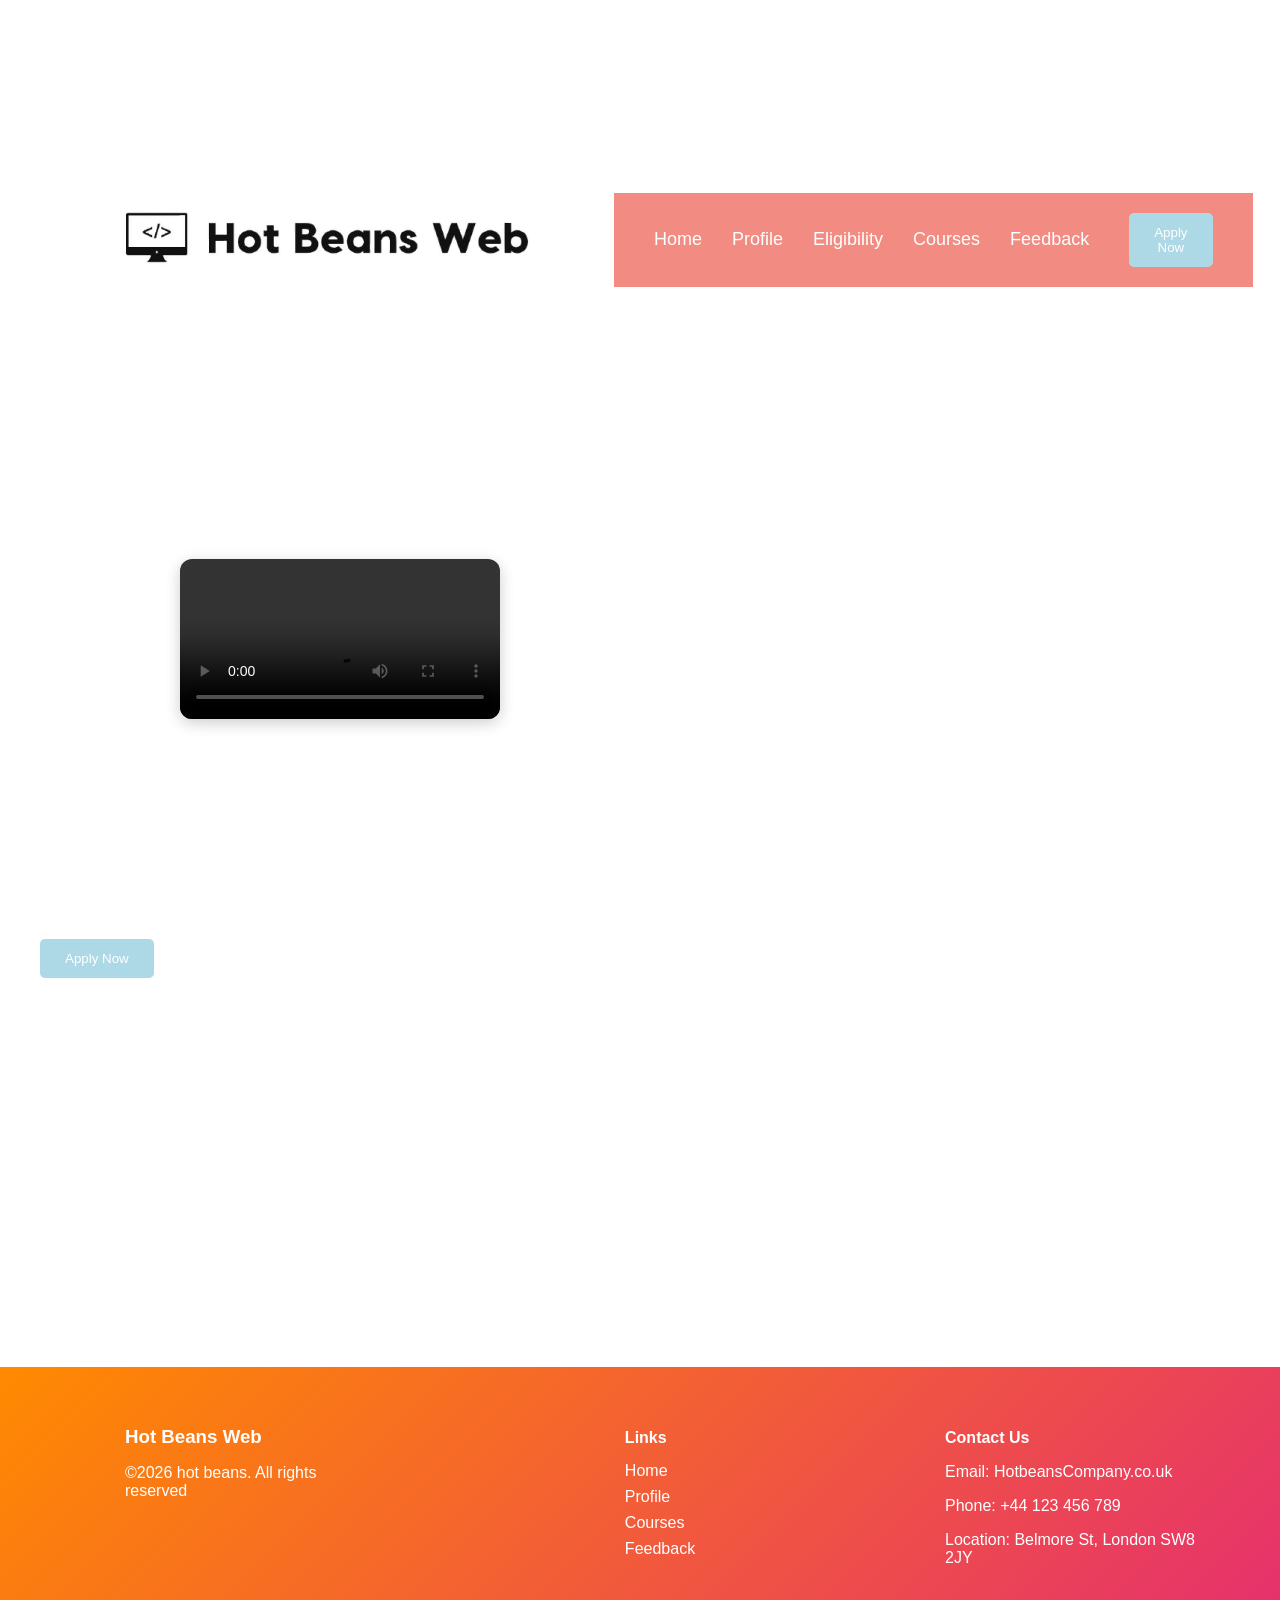
<file: index.html>
<!doctype html>
<html lang="en">
<head>
    <meta charset="UTF-8">
    <meta name="viewport" content="width=device-width, initial-scale=1.0">
    <link rel="stylesheet" href="css/style.css">
    <title>Hot Beans - Home Page</title>

</head>

<body>
<header>
    <a href="index.html"> <img class="logo" src="Company logo\logo-removebg-preview.png" alt="company Logo"> </a>
<!--Navigation Bar-->
    <nav class="navbar fade-in">
 <ul class="nav-links">
    <li><a href="index.html">Home</a></li>
    <li><a href="profile.html">Profile</a></li>
    <li><a href="eligibility.html">Eligibility</a></li>
    <li><a href="courses.html">Courses</a></li>
    <li><a href="feedback.html">Feedback</a></li>

 </ul>
 <button class="btn-primary" id="applyBtn">Apply Now</button>
    </nav>
</header>
<!--Introduction section-->
<section class="hero">
    <div class="hero-text slide-up">
<div class="hero-video">
    <video controls>
        <source src="images and pictures and video\videoplayback.mp4" type="video/mp4">
        <video autoplay muted loop></video>
    </video>
</div>

        <h1>Help Change the future with us</h1>
        <p>Hot beans is the fastest growing web development company in the UK</p>
    
        <div class="hero-buttons">
           <button class="btn-primary" id="applyBtn">Apply Now</button>
            <script src="js/script.js"></script>
        </div>
    
        <div class="about fade-in">
            <h2>About the Company</h2>
            <p>
                Our company has been rapidly growing for the past few years.
                we build modern, high quality websites for companys which require our aid.
                As our company expands our main mission stays the same, create an intuitive and reliable website for customers
            </p>
        </div>
    
    </div>

    <div class="hero-cards">
        <div class="card pop-in">
            <h3>Technologies We Use</h3>
            <p>HTML, JavaScript, Python</p>
        </div>

        <div class="card pop-in delay">
            <h3>Why join the team?</h3>
            <ul>
                <li>We provide an amazing starting salary of about £40,000</li>
                <li>We have an amazing team and community always aiding eachother</li>
                <li>We have amazing working hours allowing you to work and also have your own time</li>
                <li>We fund training</li>
            </ul>
        </div>
    </div>
</section>

<!--Footer-->
<footer class="footer">
  <div class="footer-content">
      <div class="footer-section">
      <h3>Hot Beans Web</h3>
      <p>©2026 hot beans. All rights reserved</p>
  </div>

  <div class="footer-section">
    <h4>Links</h4>
    <a href="index.html">Home</a>
    <a href="profile.html">Profile</a>
    <a href="courses.html">Courses</a>
    <a href="feedback.html">Feedback</a>
  </div>


  <div class="footer-section">
      <h4>Contact Us</h4>
      <p>Email: HotbeansCompany.co.uk</p>
      <p>Phone: +44 123 456 789</p>
      <p>Location: Belmore St, London SW8 2JY</p>
  </div>
  </div>
</footer>

<script src="js/script.js"></script>
</body>
</html>
</file>
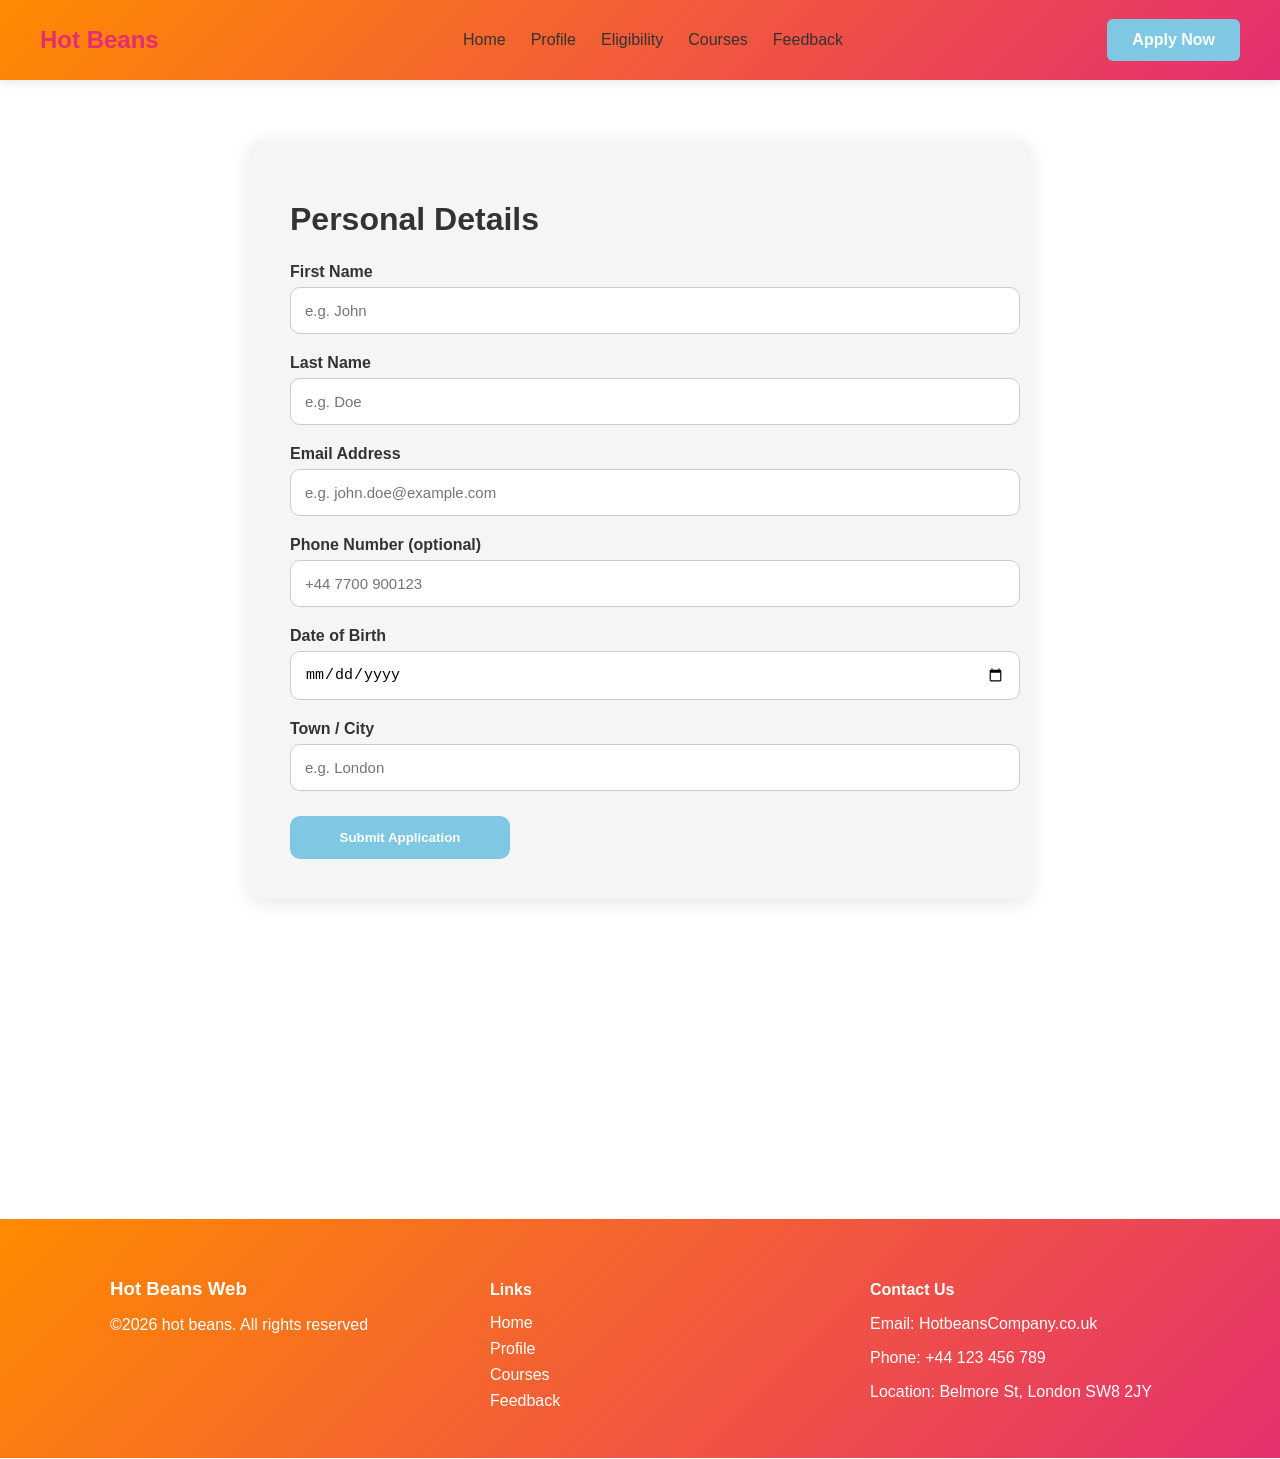
<file: application.html>
<!DOCTYPE html>
<html lang="en">
<head>
    <meta charset="UTF-8">
    <meta-name="viewport" content="width=device-width, initial-scale=1.0">
    <title>Application Form</title>
    <link rel="stylesheet" href="css/application.css">
</head>
<body>    
<!--navbar-->
<nav class="navbar">
    <div class="logo">Hot Beans</div>

    <ul class="nav-links">
        <li><a href="index.html">Home</a></li>
        <li><a href="profile.html">Profile</a></li>
        <li><a href="eligibility.html">Eligibility</a></li>
        <li><a href="courses.html">Courses</a></li>
        <li><a href="feedback.html">Feedback</a></li>
    </ul>

    <button class="apply-btn" id="applyBtn">Apply Now</button>
</nav>

<!--Application Form-->
<div class="form-container">
    <h1>Personal Details</h1>

    <form id="applicationForm" action="https://formsubmit.co/20059999@student.lambeth.ac.uk" method="POST">
        

        <label>First Name</label>
            <input type="text" id="firstName" placeholder="e.g. John" required>

        <label>Last Name</label>
            <input type="text" id="lastName" placeholder="e.g. Doe" required>

        <label>Email Address</label>
           <input type="email" id="email" placeholder="e.g. john.doe@example.com" required>

        <label>Phone Number (optional)</label>
            <input type="text" id="phone" placeholder="+44 7700 900123">

        <label>Date of Birth</label>
            <input type="date" id="dob" required>

        <label>Town / City</label>
            <input type="text" id="city" placeholder="e.g. London" required>

       

        <button type="submit" class="btn-primary">Submit Application</button>
    </form>

    <p id="successMessage" class="hidden">Your application has been submitted!</p>
</div>
<!--Footer-->
<footer class="footer">
    <div class="footer-content">
        <div class="footer-section">
        <h3>Hot Beans Web</h3>
        <p>©2026 hot beans. All rights reserved</p>
    </div>

    <div class="footer-section">
    <h4>Links</h4>
    <a href="index.html">Home</a>
    <a href="profile.html">Profile</a>
    <a href="courses.html">Courses</a>
    <a href="feedback.html">Feedback</a>
  </div>


    <div class="footer-section">
        <h4>Contact Us</h4>
        <p>Email: HotbeansCompany.co.uk</p>
        <p>Phone: +44 123 456 789</p>
        <p>Location: Belmore St, London SW8 2JY</p>
    </div>
    </div>
</footer>

<script src="js/script.js"></script>
</body>
</html>
</file>
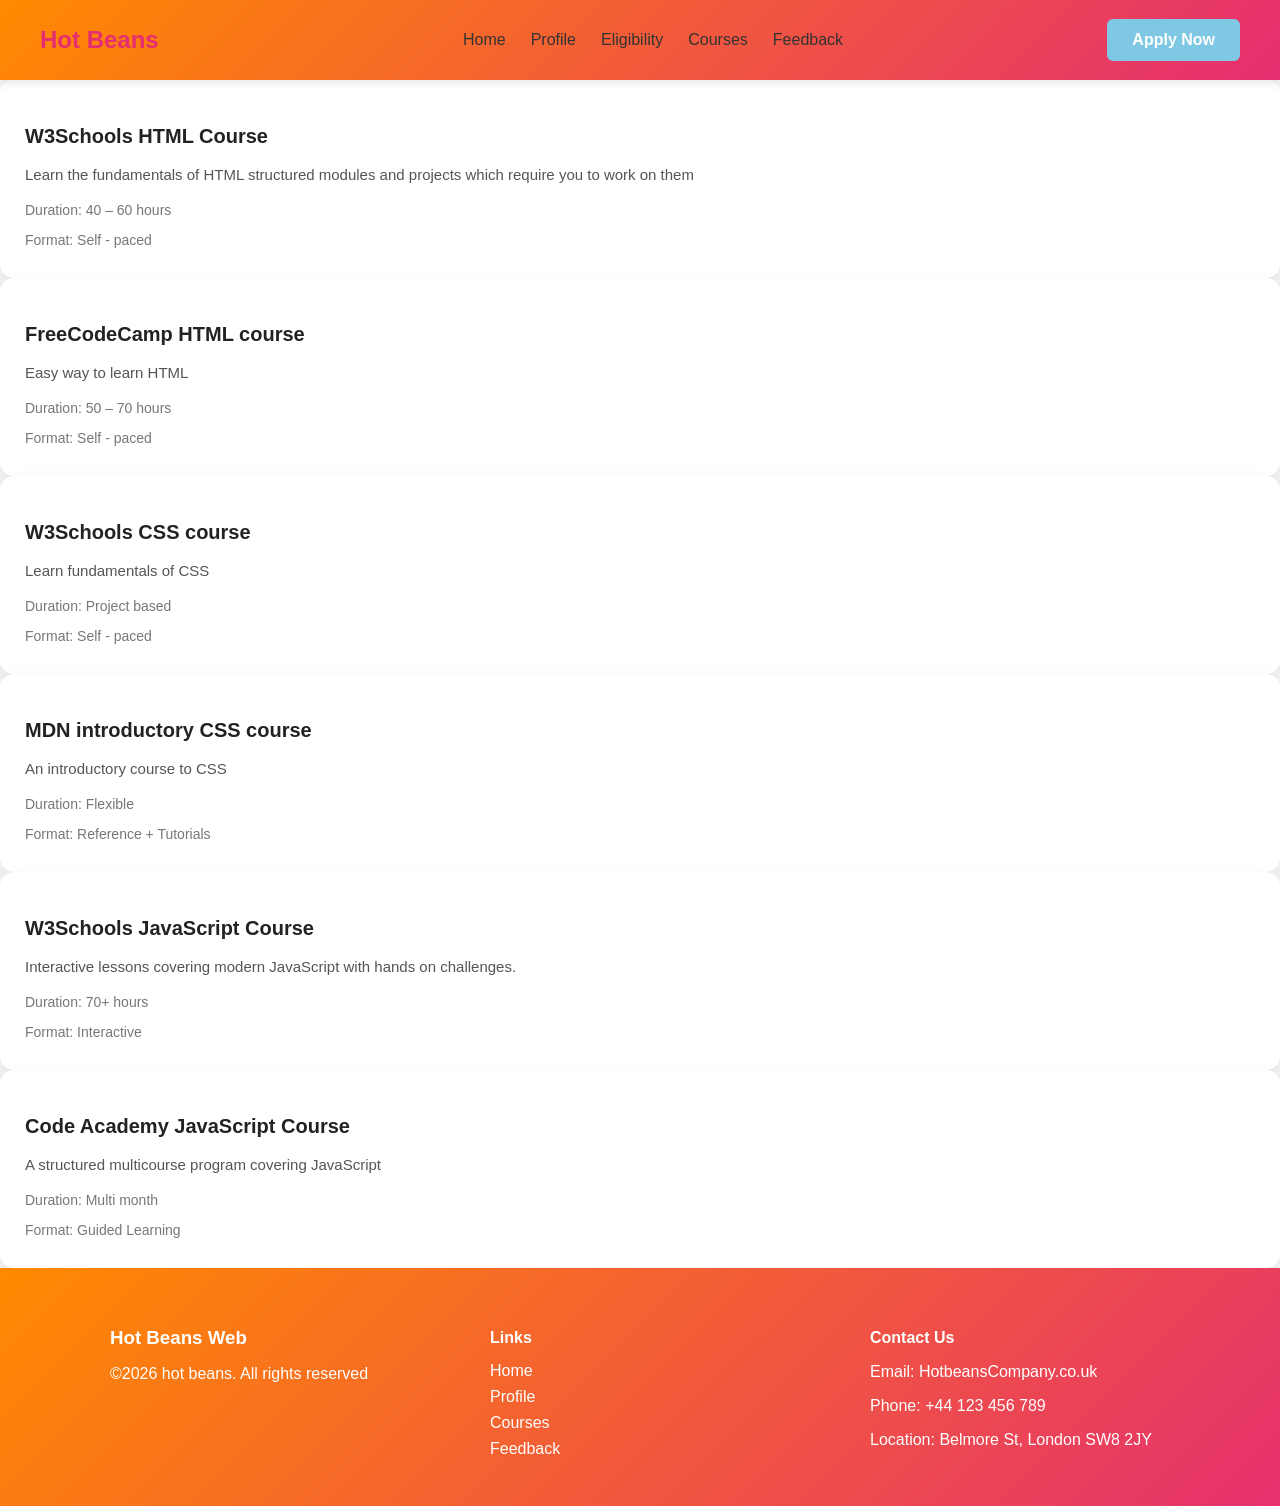
<file: courses.html>
<!DOCTYPE html>
<html lang="en">
<head>
  <meta charset="UTF-8">
  <meta name="viewport" content="width=device-width, initial-scale=1.0">
  <title>Courses</title>
  <link rel="stylesheet" href="css/courses.css">
</head>
<body>

    <!-- NAVBAR -->
<nav class="navbar">
    <div class="logo">Hot Beans</div>
  
    <ul class="nav-links">
        <li><a href="index.html">Home</a></li>
        <li><a href="profile.html">Profile</a></li>
        <li><a href="eligibility.html">Eligibility</a></li>
        <li><a href="courses.html">Courses</a></li>
        <li><a href="feedback.html">Feedback</a></li>
    </ul>
  
   <button class="apply-btn" id="applyBtn">Apply Now</button>
            <script src="js/script.js"></script>
  </nav>

  <!-- HERO SECTION -->
<a href="https://www.w3schools.com/html/default.asp" target="blank" class="course-link">
  <div class="course-card">
    <h3>W3Schools HTML Course</h3>
    <p class="course-desc">
        Learn the fundamentals of HTML structured modules and projects which require you to work on them
    </p>
    <p class="course-meta">Duration: 40 – 60 hours</p>
    <p class="course-meta">Format: Self ‑ paced</p>
</div>
</a>

<a href="https://www.freecodecamp.org/learn/responsive-web-design" target="blank" class="course-link">
<div class="course-card">
    <h3>FreeCodeCamp HTML course</h3>
    <p class="course-desc">
        Easy way to learn HTML
    </p>
    <p class="course-meta">Duration: 50 – 70 hours</p>
    <p class="course-meta">Format: Self ‑ paced</p>
</div>
</a>

<a href="https://www.w3schools.com/css/default.asp" target="blank" class="course-link">
<div class="course-card">
    <h3>W3Schools CSS course</h3>
    <p class="course-desc">
        Learn fundamentals of CSS
    </p>
    <p class="course-meta">Duration: Project based</p>
    <p class="course-meta">Format: Self ‑ paced</p>
</div>
</a>

<a href="https://developer.mozilla.org/en-US/docs/Learn_web_development/Core/Styling_basics" target="blank" class="course-link">
<div class="course-card">
    <h3>MDN introductory CSS course</h3>
    <p class="course-desc">
        An introductory course to CSS
    </p>
    <p class="course-meta">Duration: Flexible</p>
    <p class="course-meta">Format: Reference + Tutorials</p>
</div>
</a>

<a href="https://www.w3schools.com/js/default.asp" target="blank" class="course-link">
<div class="course-card">
    <h3>W3Schools JavaScript Course</h3>
    <p class="course-desc">
        Interactive lessons covering modern JavaScript with hands on challenges.
    </p>
    <p class="course-meta">Duration: 70+ hours</p>
    <p class="course-meta">Format: Interactive</p>
</div>
</a>

<a href="https://www.codecademy.com/learn/introduction-to-javascript" target="blank" class="course-link">
<div class="course-card">
    <h3>Code Academy JavaScript Course</h3>
    <p class="course-desc">
        A structured multicourse program covering JavaScript
    </p>
    <p class="course-meta">Duration: Multi month</p>
    <p class="course-meta">Format: Guided Learning</p>
</div>
</a>

<footer class="footer">
  <div class="footer-content">
      <div class="footer-section">
      <h3>Hot Beans Web</h3>
      <p>©2026 hot beans. All rights reserved</p>
  </div>

  <div class="footer-section">
    <h4>Links</h4>
    <a href="index.html">Home</a>
    <a href="profile.html">Profile</a>
    <a href="courses.html">Courses</a>
    <a href="feedback.html">Feedback</a>
  </div>


  <div class="footer-section">
      <h4>Contact Us</h4>
      <p>Email: HotbeansCompany.co.uk</p>
      <p>Phone: +44 123 456 789</p>
      <p>Location: Belmore St, London SW8 2JY</p>
  </div>
  </div>
</footer>
</file>
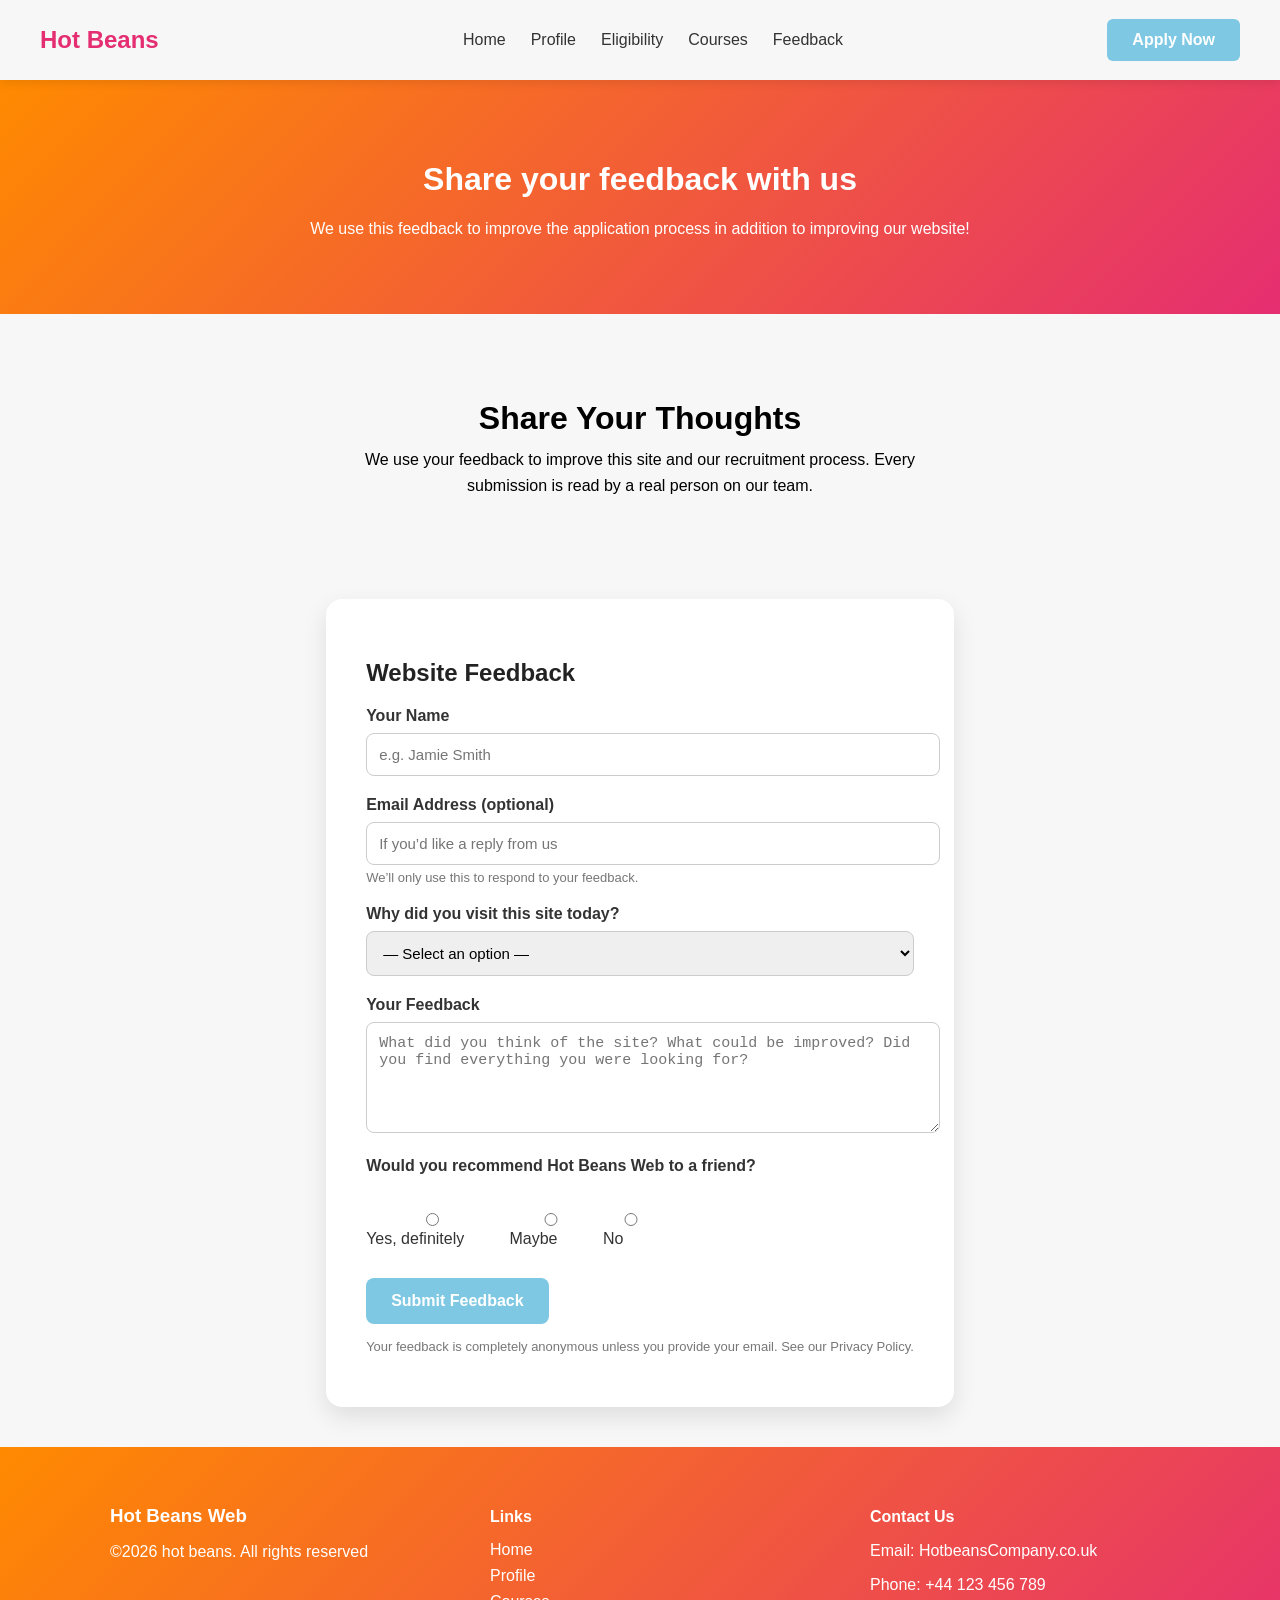
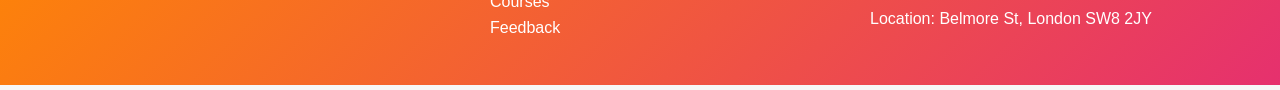
<file: feedback.html>
<!DOCTYPE html>
<html lang="en">
<head>
  <meta charset="UTF-8">
  <meta name="viewport" content="width=device-width, initial-scale=1.0">
  <title>Feedback</title>
  <link rel="stylesheet" href="css/feedback.css">
</head>
<body>

    <!-- NAVBAR -->
<nav class="navbar">
    <div class="logo">Hot Beans</div>
  
    <ul class="nav-links">
        <li><a href="index.html">Home</a></li>
        <li><a href="profile.html">Profile</a></li>
        <li><a href="eligibility.html">Eligibility</a></li>
        <li><a href="courses.html">Courses</a></li>
        <li><a href="feedback.html">Feedback</a></li>
    </ul>
  
    <button class="apply-btn" id="applyBtn">Apply Now</button>
            <script src="js/script.js"></script>
  </nav>

<header class="hero">
    <h1>Share your feedback with us</h1>
    <p>We use this feedback to improve the application process in addition to improving our website!</p>
  </header>

  <section class="feedback-hero">
    <h1>Share Your Thoughts</h1>
    <p>We use your feedback to improve this site and our recruitment process. Every submission is read by a real person on our team.</p>
</section>

<section class="feedback-container">
    <h2>Website Feedback</h2>

    <form class="feedback-form">

        <label for="name">Your Name</label>
        <input type="text" id="name" placeholder="e.g. Jamie Smith">

        <label for="email">Email Address (optional)</label>
        <input type="email" id="email" placeholder="If you’d like a reply from us">
        <p class="note">We’ll only use this to respond to your feedback.</p>

        <label for="reason">Why did you visit this site today?</label>
        <select id="reason">
            <option>— Select an option —</option>
            <option>To learn about the company</option>
            <option>To check eligibility</option>
            <option>To view courses</option>
            <option>To apply for a role</option>
            <option>Just browsing</option>
        </select>

        <label for="feedback">Your Feedback</label>
        <textarea id="feedback" rows="5" placeholder="What did you think of the site? What could be improved? Did you find everything you were looking for?"></textarea>

        <label>Would you recommend Hot Beans Web to a friend?</label>
        <div class="radio-group">
            <label><input type="radio" name="recommend"> Yes, definitely</label>
            <label><input type="radio" name="recommend"> Maybe</label>
            <label><input type="radio" name="recommend"> No</label>
        </div>

        <button type="submit" class="submit-btn">Submit Feedback</button>

        <p class="privacy-note">Your feedback is completely anonymous unless you provide your email. See our Privacy Policy.</p>

    </form>
</section>

<!--Footer-->
<footer class="footer">
  <div class="footer-content">
      <div class="footer-section">
      <h3>Hot Beans Web</h3>
      <p>©2026 hot beans. All rights reserved</p>
  </div>

  <div class="footer-section">
    <h4>Links</h4>
    <a href="index.html">Home</a>
    <a href="profile.html">Profile</a>
    <a href="courses.html">Courses</a>
    <a href="feedback.html">Feedback</a>
  </div>


  <div class="footer-section">
      <h4>Contact Us</h4>
      <p>Email: HotbeansCompany.co.uk</p>
      <p>Phone: +44 123 456 789</p>
      <p>Location: Belmore St, London SW8 2JY</p>
  </div>
  </div>
</footer>
</file>
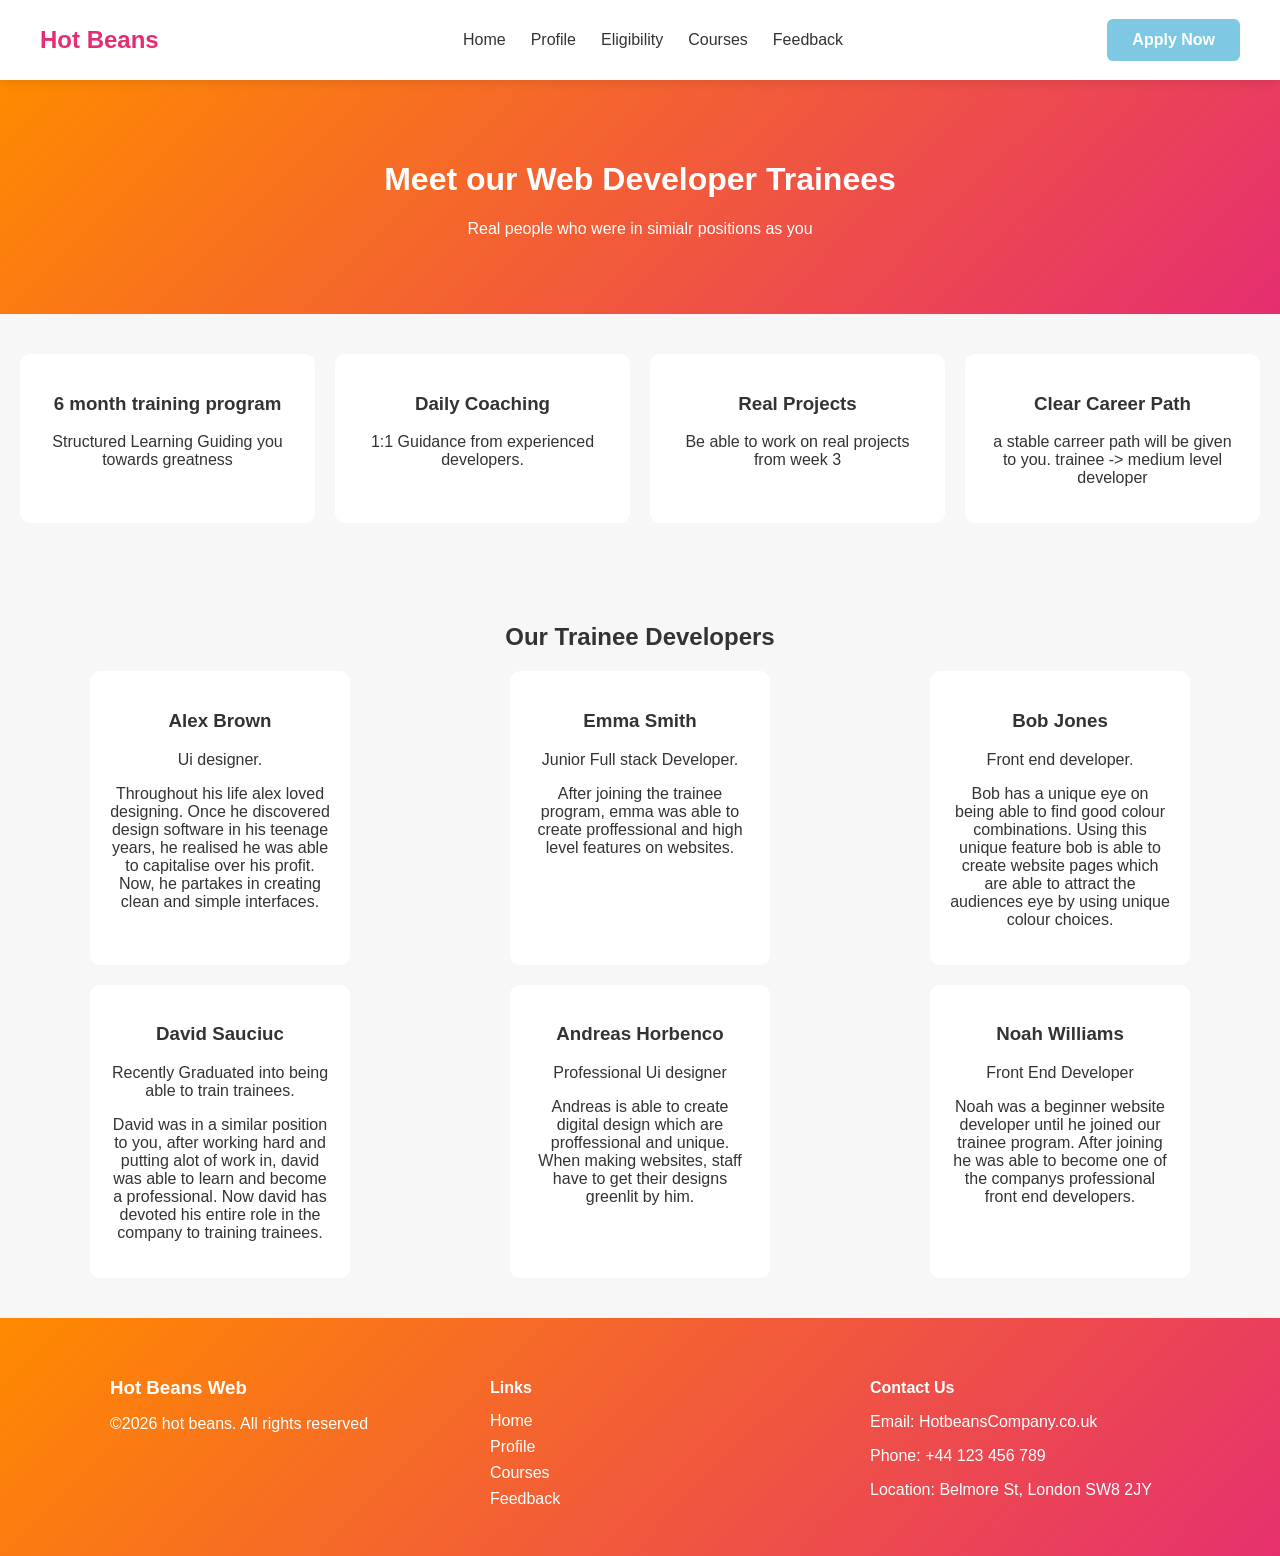
<file: profile.html>
<!DOCTYPE html>
<html lang="en">
<head>
  <meta charset="UTF-8">
  <meta name="viewport" content="width=device-width, initial-scale=1.0">
  <title>Trainee Developers</title>
  <link rel="stylesheet" href="css\profile.css">
</head>
<body>

    <!-- NAVBAR -->
<nav class="navbar">
    <div class="logo">Hot Beans</div>
  
    <ul class="nav-links">
        <li><a href="index.html">Home</a></li>
        <li><a href="profile.html">Profile</a></li>
        <li><a href="eligibility.html">Eligibility</a></li>
        <li><a href="courses.html">Courses</a></li>
        <li><a href="feedback.html">Feedback</a></li>
    </ul>
  
    <button class="apply-btn" id="applyBtn">Apply Now</button>
            <script src="js/script.js"></script>
  </nav>
  
  <!-- HERO SECTION -->
  <header class="hero">
    <h1>Meet our Web Developer Trainees</h1>
    <p>Real people who were in simialr positions as you</p>
  </header>

  <!-- FEATURES -->
  <section class="features">
    <div class="feature">
      <h3>6 month training program</h3>
      <p>Structured Learning Guiding you towards greatness</p>
    </div>
    <div class="feature">
      <h3>Daily Coaching</h3>
      <p> 1:1 Guidance from experienced developers.</p>
    </div>
    <div class="feature">
      <h3>Real Projects</h3>
      <p>Be able to work on real projects from week 3</p>
    </div>
    <div class="feature">
      <h3>Clear Career Path</h3>
      <p>a stable carreer path will be given to you. trainee -> medium level developer</p>
    </div>
  </section>

  <!-- TRAINEE CARDS -->
<section class="trainees">
    <h2>Our Trainee Developers</h2>

    <div class="card-container">

        <div class="card">
            <h3>Alex Brown</h3>
            <p>Ui designer.</p>
            <p>Throughout his life alex loved designing. Once he discovered design software in his teenage years, he realised he was able to capitalise over his profit. Now, he partakes in creating clean and simple interfaces.</p>
        </div>

        <div class="card">
            <h3>Emma Smith</h3>
            <p>Junior Full stack Developer.</p>
            <p>After joining the trainee program, emma was able to create proffessional and high level features on websites.</p>
        </div>

        <div class="card">
            <h3>Bob Jones</h3>
            <p>Front end developer.</p>
            <p>Bob has a unique eye on being able to find good colour combinations. Using this unique feature bob is able to create website pages which are able to attract the audiences eye by using unique colour choices.</p>
        </div>

        <div class="card">
            <h3>David Sauciuc</h3>
            <p>Recently Graduated into being able to train trainees.</p>
            <p>David was in a similar position to you, after working hard and putting alot of work in, david was able to learn and become a professional. Now david has devoted his entire role in the company to training trainees.</p>
        </div>

        <div class="card">
            <h3>Andreas Horbenco</h3>
            <p>Professional Ui designer</p>
            <p>Andreas is able to create digital design which are proffessional and unique. When making websites, staff have to get their designs greenlit by him.</p>
        </div>

        <div class="card">
            <h3>Noah Williams</h3>
            <p>Front End Developer</p>
            <p>Noah was a beginner website developer until he joined our trainee program. After joining he was able to become one of the companys professional front end developers.</p>
        </div>

    </div>
</section>

<!--Footer-->
<footer class="footer">
  <div class="footer-content">
      <div class="footer-section">
      <h3>Hot Beans Web</h3>
      <p>©2026 hot beans. All rights reserved</p>
  </div>

  <div class="footer-section">
    <h4>Links</h4>
    <a href="index.html">Home</a>
    <a href="profile.html">Profile</a>
    <a href="courses.html">Courses</a>
    <a href="feedback.html">Feedback</a>
  </div>


  <div class="footer-section">
      <h4>Contact Us</h4>
      <p>Email: HotbeansCompany.co.uk</p>
      <p>Phone: +44 123 456 789</p>
      <p>Location: Belmore St, London SW8 2JY</p>
  </div>
  </div>
</footer>
</file>
<file: css/style.css>
body{
    margin: 0;
    font-family: Arial, sans-serif;
    background: linear-gradient(#F28C82);
    color: white;
    overflow-x: hidden;
}

/*Animations*/
@keyframes fadeIn{
    from { opacity: 0; }
    to { opacity: 1; }
}

@keyframes slideUp{
    from{opacity: 0; transform: translateY(40px);}
    to{opacity: 1; transform: translateY(0);}
}

@keyframes popIn{
    from {opacity: 0; transform: scale(0.8);}
    to {opacity: 1; transform: scale(1);}
}

.fade-in { animation: fadeIn 1.2s ease-out; }
.slide-up { animation: slideUp 1.2s ease-out; }
.pop-in { animation: popIn 0.8s ease-out; }
.delay { animation-delay: 0.3s; }

/*introduction area*/
.navbar{
    display: flex;
    justify-content: flex-start;
    align-items: center;
    padding: 20px 40px;
    gap: 40px;
    background: #F28C82;
    backdrop-filter: blur(6px);
}

.logo{
    font-size: 28px;
    font-weight: bold;
    color: white;
    transition: 0.3s;
}

.logo:hover{
    transform: scale(1.1);
}

header{
    display: flex;
    justify-content: space-between;
    align-items: center;
    padding: 20px 40px;
}

.nav-links{
    list-style: none;
    display: flex;
    gap: 30px;
    margin: 0;
    padding: 0;
    color: black;
    text-decoration: none;
    font-size: 16px;
    transition: 0.3s;
}

.nav-links a{
    color: white;
    text-decoration: none;
    font-size: 18px;
    font-weight: 500;
    transition: 0.3s;
}


.nav-links a:hover{
    color: grey;
    transform: translateY(-3px);
}


.apply-btn{
    background: lightblue;
    border: none;
    padding: 10px 20px;
    color: white;
    font-weight: bold;
    border-radius: 5px;
    cursor: pointer;
    transition: 0.3s;
}

.apply-btn:hover{
    background: aliceblue;
    transform: scale(1.05);
}


.hero-video {
    display: flex;
    justify-content: center;
    align-items: center;
}

.hero-video video {
    width: 320px;        /* adjust size here */
    border-radius: 12px;
    box-shadow: 0 4px 15px rgba(0,0,0,0.2);
}


/*Hero section*/

.hero {
    display: flex;
    justify-content: space-between;
    align-items: center;   /* keeps everything aligned nicely */
    padding: 80px 40px;
    gap: 40px;             /* adds spacing between sections */
}



.hero-text{
    max-width: 50%;
    display: flex;
    flex-direction: column;
}

.hero-text h1{
    font-size: 48px;
    margin-bottom: 20px;
}

.about{
    margin-top: 40px;
    max-width: 500px;
}

.about h2{
    font-size: 28px;
    margin-bottom: 15px;
}

.about p{
    font-size: 16px;
    line-height: 1.6;
    color: white;
}

/*buttons*/
.hero-buttons{
    margin-bottom: 20px;
}

.btn-primary,
.btn-secondary{
    padding: 12px 25px;
    border-radius: 5px;
    cursor: pointer;
    transition: 0.3s;
}

.btn-primary{
    background: lightblue;
    border: none;
    color: white;
}

.btn-primary:hover{
    background: aliceblue;
    transform: translateY(-4px);
}

.btn-secondary{
    background: transparent;
    border: 2px solid white;
    color: white;
}

.btn-secondary:hover{
    background: white;
    color: #0a1a3a;
    transform: translateY(-4px);
}

/*cards*/
.hero-cards{
    display: flex;
    flex-direction: column;
    gap: 20px;
}

.card{
    background: rgba(255, 255, 255, 0.1);
    padding: 25px;
    border-radius: 10px;
    width: 280px;
    transition: 0.3s;
}

.card:hover{
    transform: translateY(-6px) scale(1.03);
    background: rgba(255, 255, 255, 0.15);
}

.footer{
    background: linear-gradient(135deg, #ff8a00, #e52e71);
    color: white;
    padding: 40px 20px;
    margin-top: 60px;
    width: 100%;
}

/*layout*/
.footer-content{
    display: flex;
    justify-content: space-around;
    flex-wrap: wrap;
    gap: 40px;
}


/*all columns seperated*/
.footer-section{
    max-width: 250px;
}

.footer-section h4,
.footer-section h3{
    margin-bottom: 15px;
}

/*links*/
.footer-section a{
    display: block;
    color: white;
    text-decoration: none;
    margin-bottom: 8px;
    transition: 0.3s;
}

.footer-section a:hover{
    color: darkgrey;
}
</file>
<file: css/application.css>
body {
    background: white;
    color: white;
    font-family: Arial, sans-serif;
    display: flex;
    flex-direction: column;
    min-height: 100vh
}

/* NAVBAR */
.navbar {
  display: flex;
  justify-content: space-between;
  align-items: center;
  padding: 15px 40px;
  background: linear-gradient(135deg, #ff8a00, #e52e71);
  box-shadow: 0 2px 10px rgba(0,0,0,0.1);
  position: sticky;
  top: 0;
  z-index: 1000;
}

.logo {
  font-size: 1.5rem;
  font-weight: bold;
  color: #e52e71;
}

.nav-links {
  list-style: none;
  display: flex;
  gap: 25px;
}

.nav-links a {
  text-decoration: none;
  color: #333;
  font-weight: 500;
}

.nav-links a:hover {
  color: #e52e71;
}

/* Apply Now button */
.apply-btn {
    background: #7ec8e3; 
    border: none;
    padding: 12px 25px;
    color: white;
    font-weight: bold;
    border-radius: 6px;
    cursor: pointer;
    transition: 0.3s;
    font-size: 16px;
}

.apply-btn:hover {
    background: #a3d9f2; 
    transform: scale(1.05);
}

/* Form container (main card) */
.form-container {
    max-width: 700px;
    margin: 60px auto;
    background: #f5f5f5;   /* light grey like feedback form */
    padding: 40px;
    border-radius: 15px;
    box-shadow: 0 4px 20px rgba(0,0,0,0.1);
    color: #333;
}

/* Title */
.form-container h1 {
    font-size: 32px;
    margin-bottom: 25px;
}

/* Labels */
label {
    display: block;
    margin-top: 20px;
    margin-bottom: 6px;
    font-weight: bold;
    color: #333;
}

/* Inputs (important change) */
input {
    width: 100%;
    padding: 14px;
    border-radius: 10px;
    border: 1px solid #ccc;  /* adds clean border */
    background: #fff;
    font-size: 15px;
}

/* Focus effect */
input:focus {
    outline: none;
    border-color: #7ec8e3;
}

/* Button */
.btn-primary {
    margin-top: 25px;
    padding: 14px;
    width: 220px;
    background: #7ec8e3;
    color: white;
    border: none;
    border-radius: 10px;
    font-weight: bold;
    cursor: pointer;
}

.btn-primary:hover {
    background: #5fb4d1;
}


.hidden {
    display: none;
}

#successMessage {
    margin-top: 20px;
    color: lightgreen;
    font-weight: bold;
}


html, body{
    height: 100%;
    margin: 0;
}

body{
    display: flex;
    flex-direction: column;
    min-height: 100vh;
}

.form-container{
    flex: 1;
}


/*Footer*/
.footer {
    background: linear-gradient(135deg, #ff8a00, #e52e71); 
    padding: 40px 20px;
    width: 100%;
    color: white;
    margin-top: 320px;
}


html, body{
    height: 100%;
    margin: 0;
}


.footer-content {
    display: flex;
    justify-content: space-between;
    align-items: flex-start;
    max-width: 1100px;
    margin: 0 auto;
    gap: 40px;
}


.footer-section {
    flex: 1;
    min-width: 200px;
}


.footer-section h3,
.footer-section h4 {
    margin-bottom: 15px;
    font-weight: bold;
}


.footer-section a {
    display: block;
    color: white;
    text-decoration: none;
    margin-bottom: 8px;
    transition: 0.2s;
}

.footer-section a:hover {
    color: darkgray;
}


.footer-section p {
    margin-bottom: 8px;
}
</file>
<file: css/courses.css>
body {
    margin: 0;
    font-family: Arial, sans-serif;
    background: #f7f7f7;
    color: #333;
  }
 
  /* NAVBAR */
.navbar {
  display: flex;
  justify-content: space-between;
  align-items: center;
  padding: 15px 40px;
  background: linear-gradient(135deg, #ff8a00, #e52e71);
  box-shadow: 0 2px 10px rgba(0,0,0,0.1);
  position: sticky;
  top: 0;
  z-index: 1000;
}

.logo {
  font-size: 1.5rem;
  font-weight: bold;
  color: #e52e71;
}

.nav-links {
  list-style: none;
  display: flex;
  gap: 25px;
}

.nav-links a {
  text-decoration: none;
  color: #333;
  font-weight: 500;
}

.nav-links a:hover {
  color: #e52e71;
}

.apply-btn {
    background: #7ec8e3; 
    border: none;
    padding: 12px 25px;
    color: white;
    font-weight: bold;
    border-radius: 6px;
    cursor: pointer;
    transition: 0.3s;
    font-size: 16px;
}

.apply-btn:hover {
    background: #a3d9f2; 
    transform: scale(1.05);
}

 /* HERO */
 .hero {
    text-align: center;
    padding: 60px 20px;
    background: linear-gradient(135deg, #ff8a00, #e52e71);
    color: white;
  }
  
.info-section {
    background-color: #f5f5f5;
    padding: 80px 20px; 
    display: flex;
    justify-content: center; 
  }

/* COURSES SECTION */
.courses-section {
    max-width: 1100px;
    margin: 60px auto;
    padding: 20px;
    display: grid;
    grid-template-columns: repeat(auto-fit, minmax(320px, 1fr));
    gap: 25px;
}

/* INDIVIDUAL COURSE CARD */
.course-card {
    background: #ffffff;
    padding: 25px;
    border-radius: 14px;
    box-shadow: 0 8px 20px rgba(0,0,0,0.08);
    transition: 0.3s ease;
}

.course-card:hover {
    transform: translateY(-5px);
    box-shadow: 0 12px 28px rgba(0,0,0,0.12);
}

.course-card h3 {
    margin-bottom: 12px;
    font-size: 20px;
    color: #222;
}

.course-desc {
    font-size: 15px;
    line-height: 1.6;
    color: #555;
    margin-bottom: 15px;
}

.course-meta {
    font-size: 14px;
    color: #777;
    margin-bottom: 5px;
}

.footer {
  background: linear-gradient(135deg, #ff8a00, #e52e71); 
  padding: 40px 20px;
  width: 100%;
  color: white;
}


html, body{
  height: 100%;
  margin: 0;
}

body{
  display: flex;
  flex-direction: column;
}

.course-link{
  text-decoration: none;
  color: inherit;
  display: block;
}



.footer-content {
  display: flex;
  justify-content: space-between;
  align-items: flex-start;
  max-width: 1100px;
  margin: 0 auto;
  gap: 40px;
}


.footer-section {
  flex: 1;
  min-width: 200px;
}


.footer-section h3,
.footer-section h4 {
  margin-bottom: 15px;
  font-weight: bold;
}


.footer-section a {
  display: block;
  color: white;
  text-decoration: none;
  margin-bottom: 8px;
  transition: 0.2s;
}

.footer-section a:hover {
  color: darkgray;
}


.footer-section p {
  margin-bottom: 8px;
}
</file>
<file: css/feedback.css>
body {
    margin: 0;
    font-family: Arial, sans-serif;
    background: #f7f7f7;
    color: #333;
  }
 
  /* NAVBAR */
.navbar {
  display: flex;
  justify-content: space-between;
  align-items: center;
  padding: 15px 40px;
  background: linear-gradient(135deg, white);
  box-shadow: 0 2px 10px rgba(0,0,0,0.1);
  position: sticky;
  top: 0;
  z-index: 1000;
}

.logo {
  font-size: 1.5rem;
  font-weight: bold;
  color: #e52e71;
}

.nav-links {
  list-style: none;
  display: flex;
  gap: 25px;
}

.nav-links a {
  text-decoration: none;
  color: #333;
  font-weight: 500;
}

.nav-links a:hover {
  color: #e52e71;
}

.apply-btn {
    background: #7ec8e3; 
    border: none;
    padding: 12px 25px;
    color: white;
    font-weight: bold;
    border-radius: 6px;
    cursor: pointer;
    transition: 0.3s;
    font-size: 16px;
}

.apply-btn:hover {
    background: #a3d9f2; 
    transform: scale(1.05);
}

 /* HERO */
 .hero {
    text-align: center;
    padding: 60px 20px;
    background: linear-gradient(135deg, #ff8a00, #e52e71);
    color: white;
  }
  
.info-section {
    background-color: #f5f5f5;
    padding: 80px 20px; 
    display: flex;
    justify-content: center; 
  }

/* FEEDBACK HERO SECTION */
.feedback-hero {
    background: linear-gradient(135deg, white);
    color: black;
    text-align: center;
    padding: 60px 20px;
}

.feedback-hero h1 {
    font-size: 32px;
    margin-bottom: 10px;
}

.feedback-hero p {
    font-size: 16px;
    max-width: 600px;
    margin: 0 auto;
    line-height: 1.6;
}

/* FEEDBACK FORM CONTAINER */
.feedback-container {
    max-width: 800px;
    margin: 40px auto;
    background: #ffffff;
    padding: 40px;
    border-radius: 16px;
    box-shadow: 0 10px 25px rgba(0,0,0,0.1);
}

.feedback-container h2 {
    margin-bottom: 20px;
    font-size: 24px;
    color: #222;
}

/* FORM ELEMENTS */
.feedback-form label {
    display: block;
    margin-top: 20px;
    font-weight: bold;
    color: #333;
}

.feedback-form input,
.feedback-form select,
.feedback-form textarea {
    width: 100%;
    padding: 12px;
    margin-top: 8px;
    border-radius: 8px;
    border: 1px solid #ccc;
    font-size: 15px;
}

.note {
    font-size: 13px;
    color: #777;
    margin-top: 5px;
}

/* RADIO BUTTONS */
.radio-group {
    margin-top: 10px;
    display: flex;
    gap: 20px;
    flex-wrap: wrap;
}

.radio-group label {
    font-weight: normal;
}

/* SUBMIT BUTTON */
.submit-btn {
    margin-top: 30px;
    background: #7ec8e3;
    border: none;
    padding: 14px 25px;
    font-size: 16px;
    font-weight: bold;
    color: white;
    border-radius: 8px;
    cursor: pointer;
    transition: 0.3s;
}

.submit-btn:hover {
    background: #a3d9f2;
    transform: scale(1.05);
}

.privacy-note {
    margin-top: 15px;
    font-size: 13px;
    color: #777;
}

.footer {
  background: linear-gradient(135deg, #ff8a00, #e52e71); 
  padding: 40px 20px;
  width: 100%;
  color: white;
}


html, body{
  height: 100%;
  margin: 0;
}

body{
  display: flex;
  flex-direction: column;
}



.footer-content {
  display: flex;
  justify-content: space-between;
  align-items: flex-start;
  max-width: 1100px;
  margin: 0 auto;
  gap: 40px;
}


.footer-section {
  flex: 1;
  min-width: 200px;
}


.footer-section h3,
.footer-section h4 {
  margin-bottom: 15px;
  font-weight: bold;
}


.footer-section a {
  display: block;
  color: white;
  text-decoration: none;
  margin-bottom: 8px;
  transition: 0.2s;
}

.footer-section a:hover {
  color: darkgray;
}


.footer-section p {
  margin-bottom: 8px;
}
</file>
